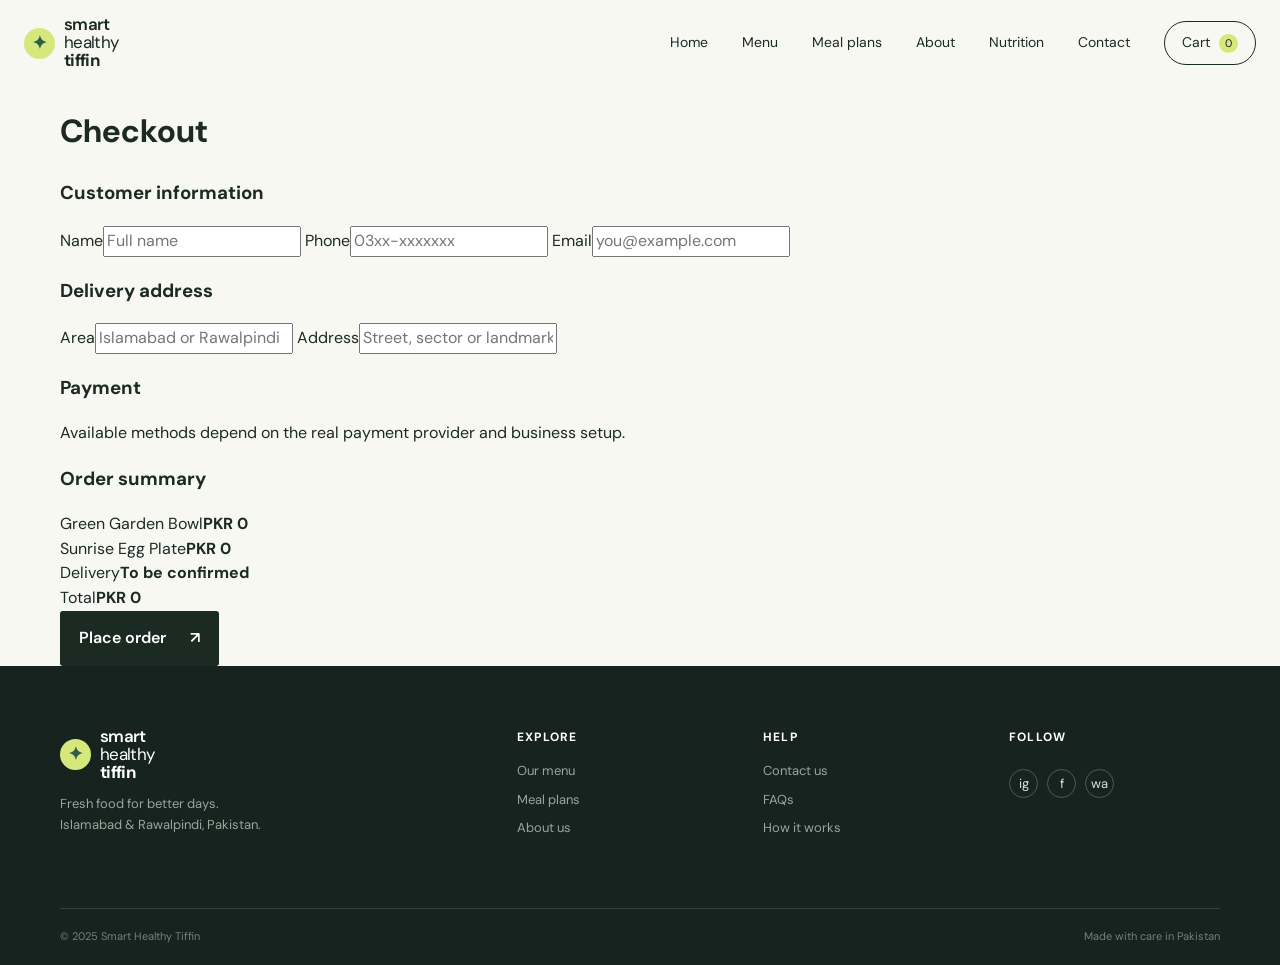
<file: checkout.html>
<!doctype html>
<html lang="en">
<head>
  <meta charset="UTF-8" />
  <meta name="viewport" content="width=device-width, initial-scale=1.0" />
  <title>Checkout | Smart Healthy Tiffin</title>
  <meta name="description" content="Complete your Smart Healthy Tiffin order with delivery details and payment information." />
  <link rel="preconnect" href="https://fonts.googleapis.com">
  <link rel="preconnect" href="https://fonts.gstatic.com" crossorigin>
  <link href="https://fonts.googleapis.com/css2?family=DM+Sans:wght@400;500;600;700&family=Playfair+Display:wght@600;700&display=swap" rel="stylesheet">
  <link rel="stylesheet" href="style.css" />
</head>
<body>
  <header class="site-header">
    <a class="brand" href="index.html" aria-label="Smart Healthy Tiffin home"><span class="brand-mark">✦</span><span>smart<span>healthy</span><b>tiffin</b></span></a>
    <button class="menu-toggle" aria-label="Open navigation" aria-expanded="false">☰</button>
    <nav class="nav" aria-label="Main navigation">
      <a href="index.html">Home</a>
      <a href="menu.html">Menu</a>
      <a href="plans.html">Meal plans</a>
      <a href="about.html">About</a>
      <a href="nutrition.html">Nutrition</a>
      <a href="contact.html">Contact</a>
      <button class="cart-button" data-open-cart aria-label="Open cart">Cart <span class="cart-count">0</span></button>
    </nav>
  </header>

  <main class="wrap section-space checkout-layout">
    <div class="checkout-form-panel">
      <h1>Checkout</h1>
      <form class="checkout-form">
        <section>
          <h3>Customer information</h3>
          <div class="field-grid">
            <label><span>Name</span><input type="text" placeholder="Full name" /></label>
            <label><span>Phone</span><input type="tel" placeholder="03xx-xxxxxxx" /></label>
            <label><span>Email</span><input type="email" placeholder="you@example.com" /></label>
          </div>
        </section>
        <section>
          <h3>Delivery address</h3>
          <div class="field-grid">
            <label><span>Area</span><input type="text" placeholder="Islamabad or Rawalpindi" /></label>
            <label><span>Address</span><input type="text" placeholder="Street, sector or landmark" /></label>
          </div>
        </section>
        <section>
          <h3>Payment</h3>
          <p>Available methods depend on the real payment provider and business setup.</p>
        </section>
      </form>
    </div>

    <aside class="summary-panel">
      <h3>Order summary</h3>
      <div class="summary-row"><span>Green Garden Bowl</span><strong>PKR 0</strong></div>
      <div class="summary-row"><span>Sunrise Egg Plate</span><strong>PKR 0</strong></div>
      <div class="summary-row"><span>Delivery</span><strong>To be confirmed</strong></div>
      <div class="summary-row grand"><span>Total</span><strong>PKR 0</strong></div>
      <button class="button button-dark" type="submit">Place order <span>↗</span></button>
    </aside>
  </main>

  <footer class="footer">
    <div class="wrap footer-grid">
      <div>
        <a class="brand brand-light" href="index.html"><span class="brand-mark">✦</span><span>smart<span>healthy</span><b>tiffin</b></span></a>
        <p>Fresh food for better days.<br>Islamabad & Rawalpindi, Pakistan.</p>
      </div>
      <div>
        <h4>Explore</h4>
        <a href="menu.html">Our menu</a>
        <a href="plans.html">Meal plans</a>
        <a href="about.html">About us</a>
      </div>
      <div>
        <h4>Help</h4>
        <a href="contact.html">Contact us</a>
        <a href="faq.html">FAQs</a>
        <a href="how-it-works.html">How it works</a>
      </div>
      <div>
        <h4>Follow</h4>
        <p class="socials"><a href="#">ig</a><a href="#">f</a><a href="#">wa</a></p>
      </div>
    </div>
    <div class="wrap footer-bottom"><span>© 2025 Smart Healthy Tiffin</span><span>Made with care in Pakistan</span></div>
  </footer>

  <aside class="cart-drawer" aria-label="Shopping cart" aria-hidden="true">
    <div class="cart-head"><h2>Your cart</h2><button data-close-cart aria-label="Close cart">×</button></div>
    <div class="cart-items"></div>
    <div class="cart-footer">
      <div class="cart-total"><span>Subtotal</span><strong>PKR <span id="cart-total">0</span></strong></div>
      <a class="button button-dark checkout-button" href="checkout.html">Checkout <span>↗</span></a>
    </div>
  </aside>
  <div class="overlay" data-close-cart></div>
  <script src="script.js"></script>
</body>
</html>
</file>
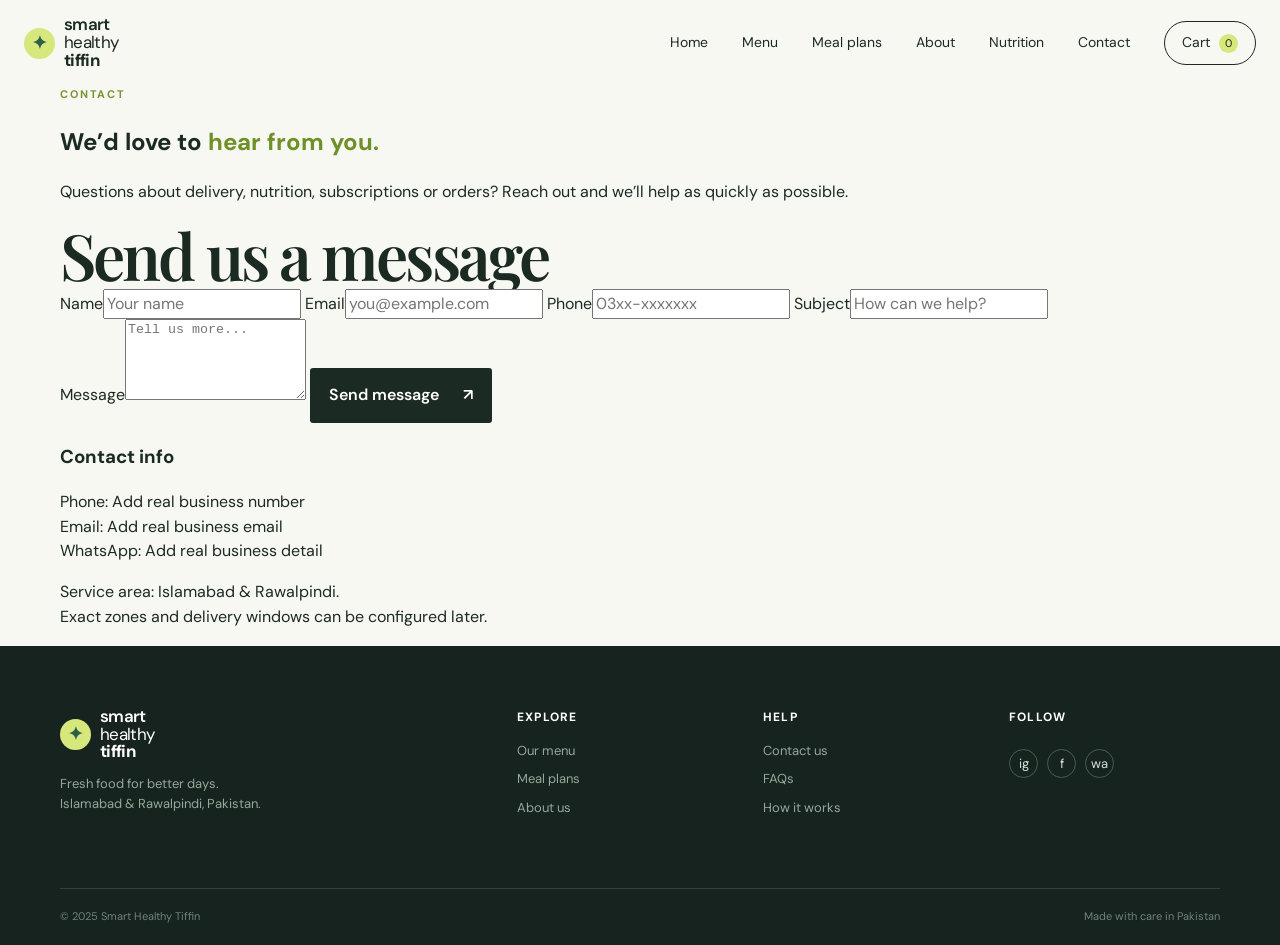
<file: contact.html>
<!doctype html>
<html lang="en">
<head>
  <meta charset="UTF-8" />
  <meta name="viewport" content="width=device-width, initial-scale=1.0" />
  <title>Contact | Smart Healthy Tiffin</title>
  <meta name="description" content="Contact Smart Healthy Tiffin for questions, delivery help and menu updates in Islamabad and Rawalpindi." />
  <link rel="preconnect" href="https://fonts.googleapis.com">
  <link rel="preconnect" href="https://fonts.gstatic.com" crossorigin>
  <link href="https://fonts.googleapis.com/css2?family=DM+Sans:wght@400;500;600;700&family=Playfair+Display:wght@600;700&display=swap" rel="stylesheet">
  <link rel="stylesheet" href="style.css" />
</head>
<body>
  <header class="site-header">
    <a class="brand" href="index.html" aria-label="Smart Healthy Tiffin home"><span class="brand-mark">✦</span><span>smart<span>healthy</span><b>tiffin</b></span></a>
    <button class="menu-toggle" aria-label="Open navigation" aria-expanded="false">☰</button>
    <nav class="nav" aria-label="Main navigation">
      <a href="index.html">Home</a>
      <a href="menu.html">Menu</a>
      <a href="plans.html">Meal plans</a>
      <a href="about.html">About</a>
      <a href="nutrition.html">Nutrition</a>
      <a href="contact.html">Contact</a>
      <button class="cart-button" data-open-cart aria-label="Open cart">Cart <span class="cart-count">0</span></button>
    </nav>
  </header>

  <main>
    <section class="page-hero subtle-bg">
      <div class="wrap page-hero-inner">
        <div>
          <p class="eyebrow">Contact</p>
          <h1>We’d love to <em>hear from you.</em></h1>
        </div>
        <p>Questions about delivery, nutrition, subscriptions or orders? Reach out and we’ll help as quickly as possible.</p>
      </div>
    </section>

    <section class="wrap section-space contact-layout">
      <div class="content-panel">
        <h2>Send us a message</h2>
        <form class="contact-form">
          <div class="field-grid">
            <label><span>Name</span><input type="text" placeholder="Your name" /></label>
            <label><span>Email</span><input type="email" placeholder="you@example.com" /></label>
            <label><span>Phone</span><input type="tel" placeholder="03xx-xxxxxxx" /></label>
            <label><span>Subject</span><input type="text" placeholder="How can we help?" /></label>
          </div>
          <label><span>Message</span><textarea rows="5" placeholder="Tell us more..."></textarea></label>
          <button class="button button-dark" type="submit">Send message <span>↗</span></button>
        </form>
      </div>

      <aside class="content-panel side-panel">
        <h3>Contact info</h3>
        <p>Phone: Add real business number<br>Email: Add real business email<br>WhatsApp: Add real business detail</p>
        <p>Service area: Islamabad & Rawalpindi.<br>Exact zones and delivery windows can be configured later.</p>
      </aside>
    </section>
  </main>

  <footer class="footer">
    <div class="wrap footer-grid">
      <div>
        <a class="brand brand-light" href="index.html"><span class="brand-mark">✦</span><span>smart<span>healthy</span><b>tiffin</b></span></a>
        <p>Fresh food for better days.<br>Islamabad & Rawalpindi, Pakistan.</p>
      </div>
      <div>
        <h4>Explore</h4>
        <a href="menu.html">Our menu</a>
        <a href="plans.html">Meal plans</a>
        <a href="about.html">About us</a>
      </div>
      <div>
        <h4>Help</h4>
        <a href="contact.html">Contact us</a>
        <a href="faq.html">FAQs</a>
        <a href="how-it-works.html">How it works</a>
      </div>
      <div>
        <h4>Follow</h4>
        <p class="socials"><a href="#">ig</a><a href="#">f</a><a href="#">wa</a></p>
      </div>
    </div>
    <div class="wrap footer-bottom"><span>© 2025 Smart Healthy Tiffin</span><span>Made with care in Pakistan</span></div>
  </footer>

  <aside class="cart-drawer" aria-label="Shopping cart" aria-hidden="true">
    <div class="cart-head"><h2>Your cart</h2><button data-close-cart aria-label="Close cart">×</button></div>
    <div class="cart-items"></div>
    <div class="cart-footer">
      <div class="cart-total"><span>Subtotal</span><strong>PKR <span id="cart-total">0</span></strong></div>
      <a class="button button-dark checkout-button" href="checkout.html">Checkout <span>↗</span></a>
    </div>
  </aside>
  <div class="overlay" data-close-cart></div>
  <script src="script.js"></script>
</body>
</html>
</file>
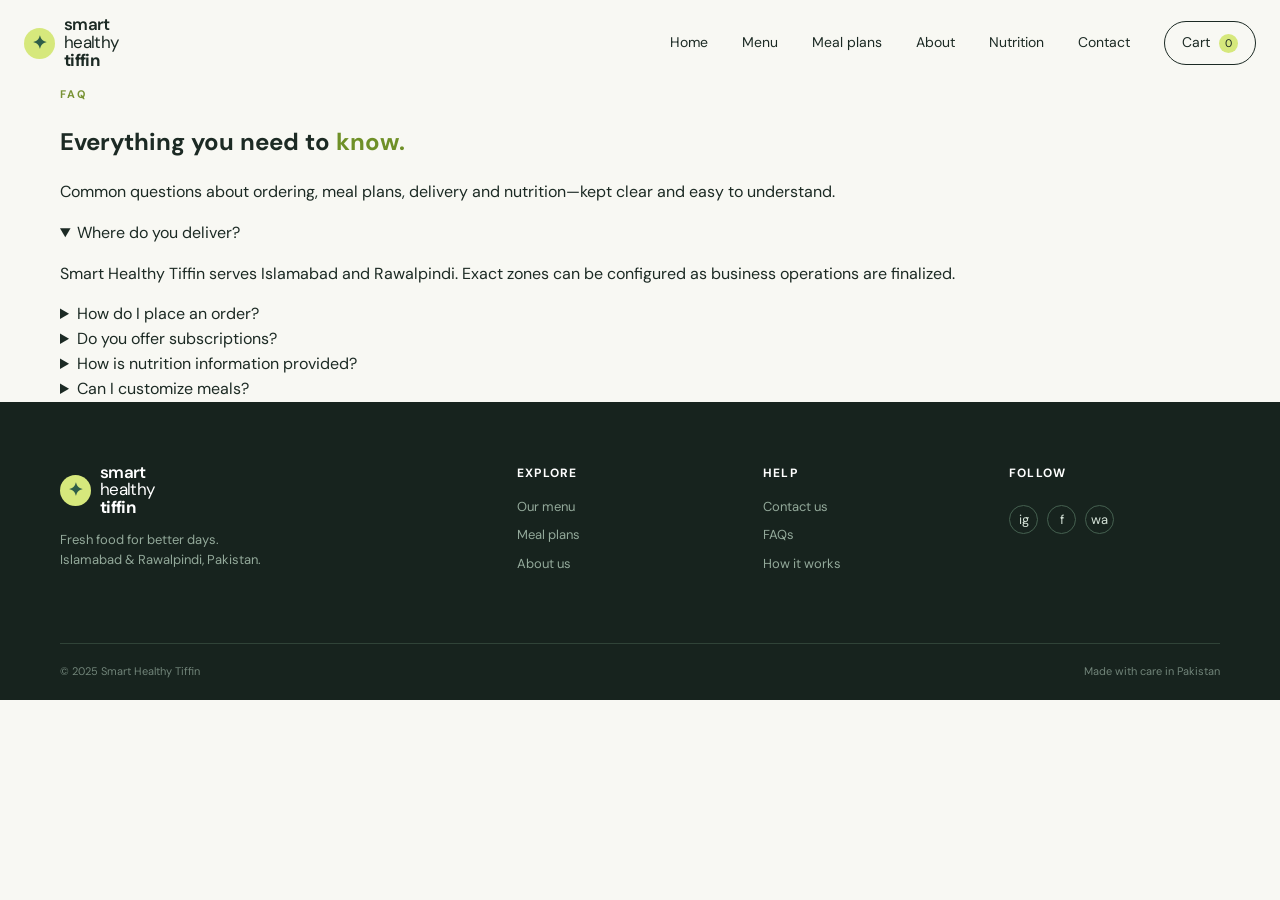
<file: faq.html>
<!doctype html>
<html lang="en">
<head>
  <meta charset="UTF-8" />
  <meta name="viewport" content="width=device-width, initial-scale=1.0" />
  <title>FAQ | Smart Healthy Tiffin</title>
  <meta name="description" content="Frequently asked questions about ordering, meals, delivery and subscriptions at Smart Healthy Tiffin." />
  <link rel="preconnect" href="https://fonts.googleapis.com">
  <link rel="preconnect" href="https://fonts.gstatic.com" crossorigin>
  <link href="https://fonts.googleapis.com/css2?family=DM+Sans:wght@400;500;600;700&family=Playfair+Display:wght@600;700&display=swap" rel="stylesheet">
  <link rel="stylesheet" href="style.css" />
</head>
<body>
  <header class="site-header">
    <a class="brand" href="index.html" aria-label="Smart Healthy Tiffin home"><span class="brand-mark">✦</span><span>smart<span>healthy</span><b>tiffin</b></span></a>
    <button class="menu-toggle" aria-label="Open navigation" aria-expanded="false">☰</button>
    <nav class="nav" aria-label="Main navigation">
      <a href="index.html">Home</a>
      <a href="menu.html">Menu</a>
      <a href="plans.html">Meal plans</a>
      <a href="about.html">About</a>
      <a href="nutrition.html">Nutrition</a>
      <a href="contact.html">Contact</a>
      <button class="cart-button" data-open-cart aria-label="Open cart">Cart <span class="cart-count">0</span></button>
    </nav>
  </header>

  <main>
    <section class="page-hero subtle-bg">
      <div class="wrap page-hero-inner">
        <div>
          <p class="eyebrow">FAQ</p>
          <h1>Everything you need to <em>know.</em></h1>
        </div>
        <p>Common questions about ordering, meal plans, delivery and nutrition—kept clear and easy to understand.</p>
      </div>
    </section>

    <section class="wrap section-space">
      <div class="faq-list">
        <details open>
          <summary>Where do you deliver?</summary>
          <p>Smart Healthy Tiffin serves Islamabad and Rawalpindi. Exact zones can be configured as business operations are finalized.</p>
        </details>
        <details>
          <summary>How do I place an order?</summary>
          <p>Browse the menu, add items to your cart and proceed through checkout once the order flow is live.</p>
        </details>
        <details>
          <summary>Do you offer subscriptions?</summary>
          <p>Recurring meal plans may be available, but pricing and business rules should be confirmed before launch.</p>
        </details>
        <details>
          <summary>How is nutrition information provided?</summary>
          <p>Nutrition values are shown only when they are verified and supported by actual product data.</p>
        </details>
        <details>
          <summary>Can I customize meals?</summary>
          <p>Customization depends on the product or business offering, and should be enabled only when the required rules are confirmed.</p>
        </details>
      </div>
    </section>
  </main>

  <footer class="footer">
    <div class="wrap footer-grid">
      <div>
        <a class="brand brand-light" href="index.html"><span class="brand-mark">✦</span><span>smart<span>healthy</span><b>tiffin</b></span></a>
        <p>Fresh food for better days.<br>Islamabad & Rawalpindi, Pakistan.</p>
      </div>
      <div>
        <h4>Explore</h4>
        <a href="menu.html">Our menu</a>
        <a href="plans.html">Meal plans</a>
        <a href="about.html">About us</a>
      </div>
      <div>
        <h4>Help</h4>
        <a href="contact.html">Contact us</a>
        <a href="faq.html">FAQs</a>
        <a href="how-it-works.html">How it works</a>
      </div>
      <div>
        <h4>Follow</h4>
        <p class="socials"><a href="#">ig</a><a href="#">f</a><a href="#">wa</a></p>
      </div>
    </div>
    <div class="wrap footer-bottom"><span>© 2025 Smart Healthy Tiffin</span><span>Made with care in Pakistan</span></div>
  </footer>

  <aside class="cart-drawer" aria-label="Shopping cart" aria-hidden="true">
    <div class="cart-head"><h2>Your cart</h2><button data-close-cart aria-label="Close cart">×</button></div>
    <div class="cart-items"></div>
    <div class="cart-footer">
      <div class="cart-total"><span>Subtotal</span><strong>PKR <span id="cart-total">0</span></strong></div>
      <a class="button button-dark checkout-button" href="checkout.html">Checkout <span>↗</span></a>
    </div>
  </aside>
  <div class="overlay" data-close-cart></div>
  <script src="script.js"></script>
</body>
</html>
</file>
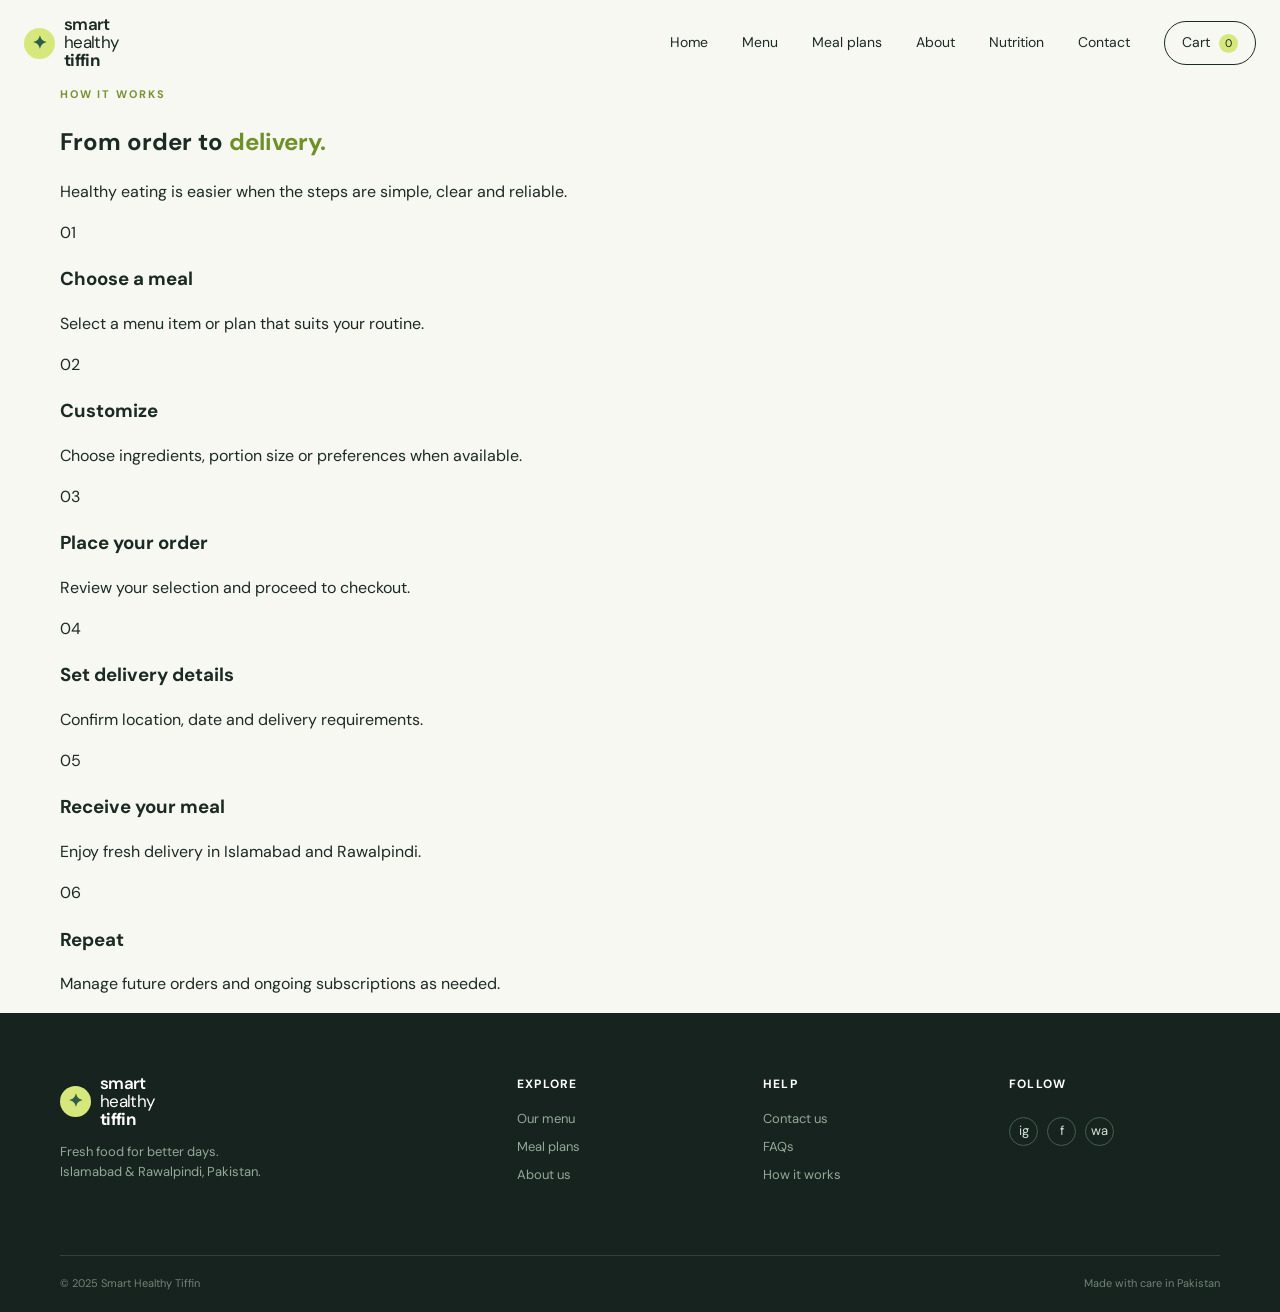
<file: how-it-works.html>
<!doctype html>
<html lang="en">
<head>
  <meta charset="UTF-8" />
  <meta name="viewport" content="width=device-width, initial-scale=1.0" />
  <title>How It Works | Smart Healthy Tiffin</title>
  <meta name="description" content="See how ordering, delivery and subscriptions work at Smart Healthy Tiffin." />
  <link rel="preconnect" href="https://fonts.googleapis.com">
  <link rel="preconnect" href="https://fonts.gstatic.com" crossorigin>
  <link href="https://fonts.googleapis.com/css2?family=DM+Sans:wght@400;500;600;700&family=Playfair+Display:wght@600;700&display=swap" rel="stylesheet">
  <link rel="stylesheet" href="style.css" />
</head>
<body>
  <header class="site-header">
    <a class="brand" href="index.html" aria-label="Smart Healthy Tiffin home"><span class="brand-mark">✦</span><span>smart<span>healthy</span><b>tiffin</b></span></a>
    <button class="menu-toggle" aria-label="Open navigation" aria-expanded="false">☰</button>
    <nav class="nav" aria-label="Main navigation">
      <a href="index.html">Home</a>
      <a href="menu.html">Menu</a>
      <a href="plans.html">Meal plans</a>
      <a href="about.html">About</a>
      <a href="nutrition.html">Nutrition</a>
      <a href="contact.html">Contact</a>
      <button class="cart-button" data-open-cart aria-label="Open cart">Cart <span class="cart-count">0</span></button>
    </nav>
  </header>

  <main>
    <section class="page-hero subtle-bg">
      <div class="wrap page-hero-inner">
        <div>
          <p class="eyebrow">How it works</p>
          <h1>From order to <em>delivery.</em></h1>
        </div>
        <p>Healthy eating is easier when the steps are simple, clear and reliable.</p>
      </div>
    </section>

    <section class="wrap section-space">
      <div class="steps-grid">
        <article class="step-card"><span>01</span><h3>Choose a meal</h3><p>Select a menu item or plan that suits your routine.</p></article>
        <article class="step-card"><span>02</span><h3>Customize</h3><p>Choose ingredients, portion size or preferences when available.</p></article>
        <article class="step-card"><span>03</span><h3>Place your order</h3><p>Review your selection and proceed to checkout.</p></article>
        <article class="step-card"><span>04</span><h3>Set delivery details</h3><p>Confirm location, date and delivery requirements.</p></article>
        <article class="step-card"><span>05</span><h3>Receive your meal</h3><p>Enjoy fresh delivery in Islamabad and Rawalpindi.</p></article>
        <article class="step-card"><span>06</span><h3>Repeat</h3><p>Manage future orders and ongoing subscriptions as needed.</p></article>
      </div>
    </section>
  </main>

  <footer class="footer">
    <div class="wrap footer-grid">
      <div>
        <a class="brand brand-light" href="index.html"><span class="brand-mark">✦</span><span>smart<span>healthy</span><b>tiffin</b></span></a>
        <p>Fresh food for better days.<br>Islamabad & Rawalpindi, Pakistan.</p>
      </div>
      <div>
        <h4>Explore</h4>
        <a href="menu.html">Our menu</a>
        <a href="plans.html">Meal plans</a>
        <a href="about.html">About us</a>
      </div>
      <div>
        <h4>Help</h4>
        <a href="contact.html">Contact us</a>
        <a href="faq.html">FAQs</a>
        <a href="how-it-works.html">How it works</a>
      </div>
      <div>
        <h4>Follow</h4>
        <p class="socials"><a href="#">ig</a><a href="#">f</a><a href="#">wa</a></p>
      </div>
    </div>
    <div class="wrap footer-bottom"><span>© 2025 Smart Healthy Tiffin</span><span>Made with care in Pakistan</span></div>
  </footer>

  <aside class="cart-drawer" aria-label="Shopping cart" aria-hidden="true">
    <div class="cart-head"><h2>Your cart</h2><button data-close-cart aria-label="Close cart">×</button></div>
    <div class="cart-items"></div>
    <div class="cart-footer">
      <div class="cart-total"><span>Subtotal</span><strong>PKR <span id="cart-total">0</span></strong></div>
      <a class="button button-dark checkout-button" href="checkout.html">Checkout <span>↗</span></a>
    </div>
  </aside>
  <div class="overlay" data-close-cart></div>
  <script src="script.js"></script>
</body>
</html>
</file>
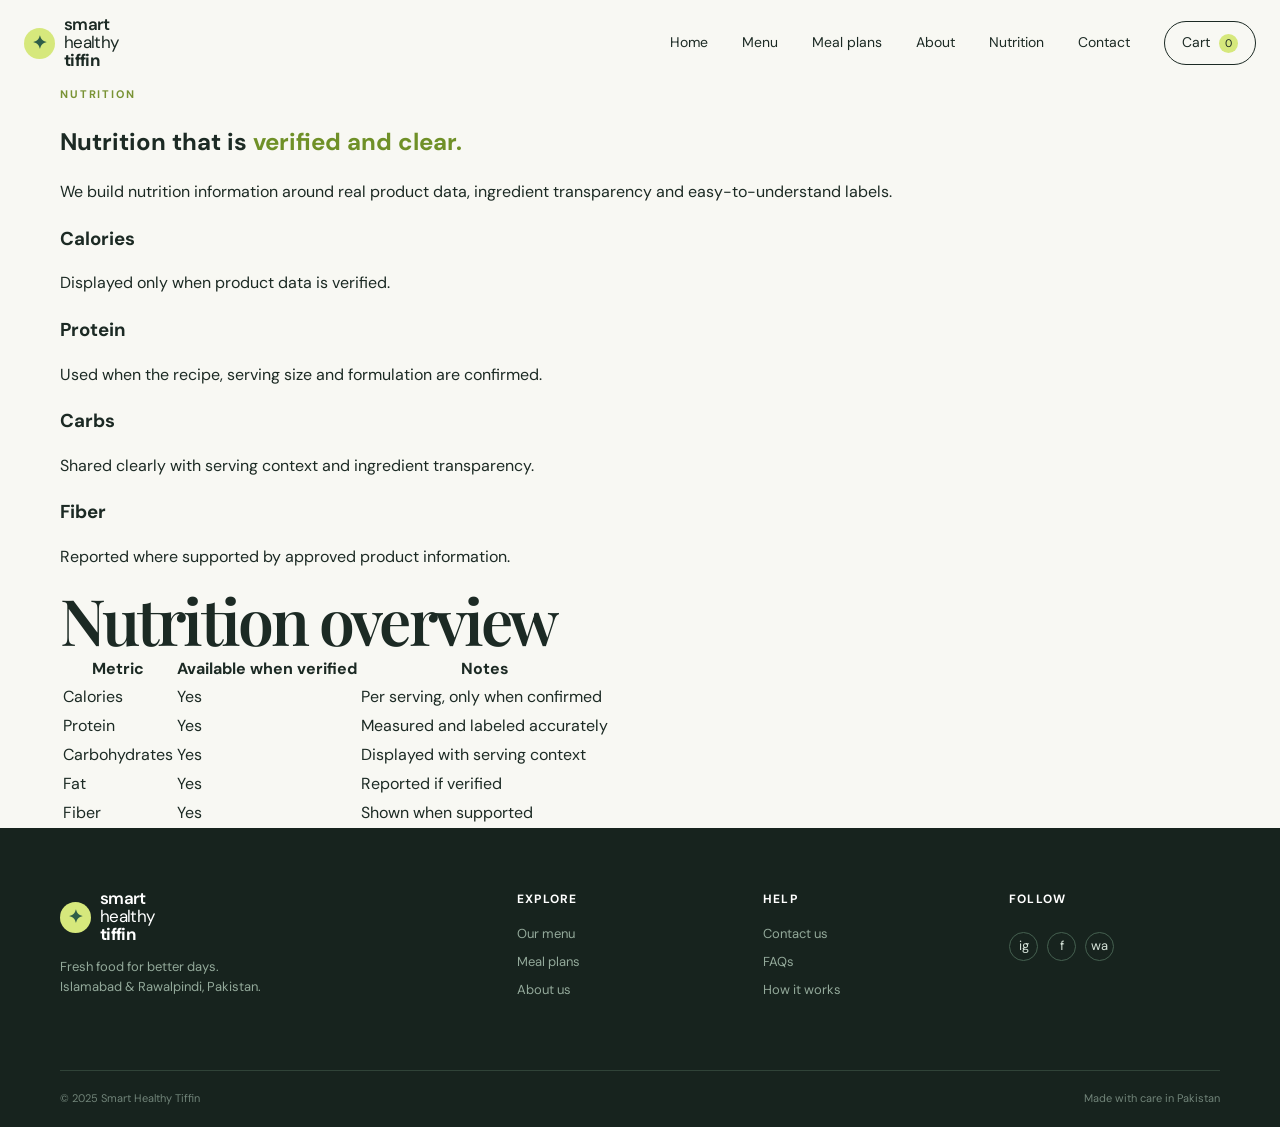
<file: nutrition.html>
<!doctype html>
<html lang="en">
<head>
  <meta charset="UTF-8" />
  <meta name="viewport" content="width=device-width, initial-scale=1.0" />
  <title>Nutrition & Ingredients | Smart Healthy Tiffin</title>
  <meta name="description" content="Learn how Smart Healthy Tiffin approaches nutrition, ingredients and verified information." />
  <link rel="preconnect" href="https://fonts.googleapis.com">
  <link rel="preconnect" href="https://fonts.gstatic.com" crossorigin>
  <link href="https://fonts.googleapis.com/css2?family=DM+Sans:wght@400;500;600;700&family=Playfair+Display:wght@600;700&display=swap" rel="stylesheet">
  <link rel="stylesheet" href="style.css" />
</head>
<body>
  <header class="site-header">
    <a class="brand" href="index.html" aria-label="Smart Healthy Tiffin home"><span class="brand-mark">✦</span><span>smart<span>healthy</span><b>tiffin</b></span></a>
    <button class="menu-toggle" aria-label="Open navigation" aria-expanded="false">☰</button>
    <nav class="nav" aria-label="Main navigation">
      <a href="index.html">Home</a>
      <a href="menu.html">Menu</a>
      <a href="plans.html">Meal plans</a>
      <a href="about.html">About</a>
      <a href="nutrition.html">Nutrition</a>
      <a href="contact.html">Contact</a>
      <button class="cart-button" data-open-cart aria-label="Open cart">Cart <span class="cart-count">0</span></button>
    </nav>
  </header>

  <main>
    <section class="page-hero subtle-bg">
      <div class="wrap page-hero-inner">
        <div>
          <p class="eyebrow">Nutrition</p>
          <h1>Nutrition that is <em>verified and clear.</em></h1>
        </div>
        <p>We build nutrition information around real product data, ingredient transparency and easy-to-understand labels.</p>
      </div>
    </section>

    <section class="wrap section-space">
      <div class="feature-grid">
        <article class="feature-card"><h3>Calories</h3><p>Displayed only when product data is verified.</p></article>
        <article class="feature-card"><h3>Protein</h3><p>Used when the recipe, serving size and formulation are confirmed.</p></article>
        <article class="feature-card"><h3>Carbs</h3><p>Shared clearly with serving context and ingredient transparency.</p></article>
        <article class="feature-card"><h3>Fiber</h3><p>Reported where supported by approved product information.</p></article>
      </div>
    </section>

    <section class="wrap section-space">
      <div class="content-panel">
        <h2>Nutrition overview</h2>
        <div class="table-wrap">
          <table>
            <thead>
              <tr><th>Metric</th><th>Available when verified</th><th>Notes</th></tr>
            </thead>
            <tbody>
              <tr><td>Calories</td><td>Yes</td><td>Per serving, only when confirmed</td></tr>
              <tr><td>Protein</td><td>Yes</td><td>Measured and labeled accurately</td></tr>
              <tr><td>Carbohydrates</td><td>Yes</td><td>Displayed with serving context</td></tr>
              <tr><td>Fat</td><td>Yes</td><td>Reported if verified</td></tr>
              <tr><td>Fiber</td><td>Yes</td><td>Shown when supported</td></tr>
            </tbody>
          </table>
        </div>
      </div>
    </section>
  </main>

  <footer class="footer">
    <div class="wrap footer-grid">
      <div>
        <a class="brand brand-light" href="index.html"><span class="brand-mark">✦</span><span>smart<span>healthy</span><b>tiffin</b></span></a>
        <p>Fresh food for better days.<br>Islamabad & Rawalpindi, Pakistan.</p>
      </div>
      <div>
        <h4>Explore</h4>
        <a href="menu.html">Our menu</a>
        <a href="plans.html">Meal plans</a>
        <a href="about.html">About us</a>
      </div>
      <div>
        <h4>Help</h4>
        <a href="contact.html">Contact us</a>
        <a href="faq.html">FAQs</a>
        <a href="how-it-works.html">How it works</a>
      </div>
      <div>
        <h4>Follow</h4>
        <p class="socials"><a href="#">ig</a><a href="#">f</a><a href="#">wa</a></p>
      </div>
    </div>
    <div class="wrap footer-bottom"><span>© 2025 Smart Healthy Tiffin</span><span>Made with care in Pakistan</span></div>
  </footer>

  <aside class="cart-drawer" aria-label="Shopping cart" aria-hidden="true">
    <div class="cart-head"><h2>Your cart</h2><button data-close-cart aria-label="Close cart">×</button></div>
    <div class="cart-items"></div>
    <div class="cart-footer">
      <div class="cart-total"><span>Subtotal</span><strong>PKR <span id="cart-total">0</span></strong></div>
      <a class="button button-dark checkout-button" href="checkout.html">Checkout <span>↗</span></a>
    </div>
  </aside>
  <div class="overlay" data-close-cart></div>
  <script src="script.js"></script>
</body>
</html>
</file>
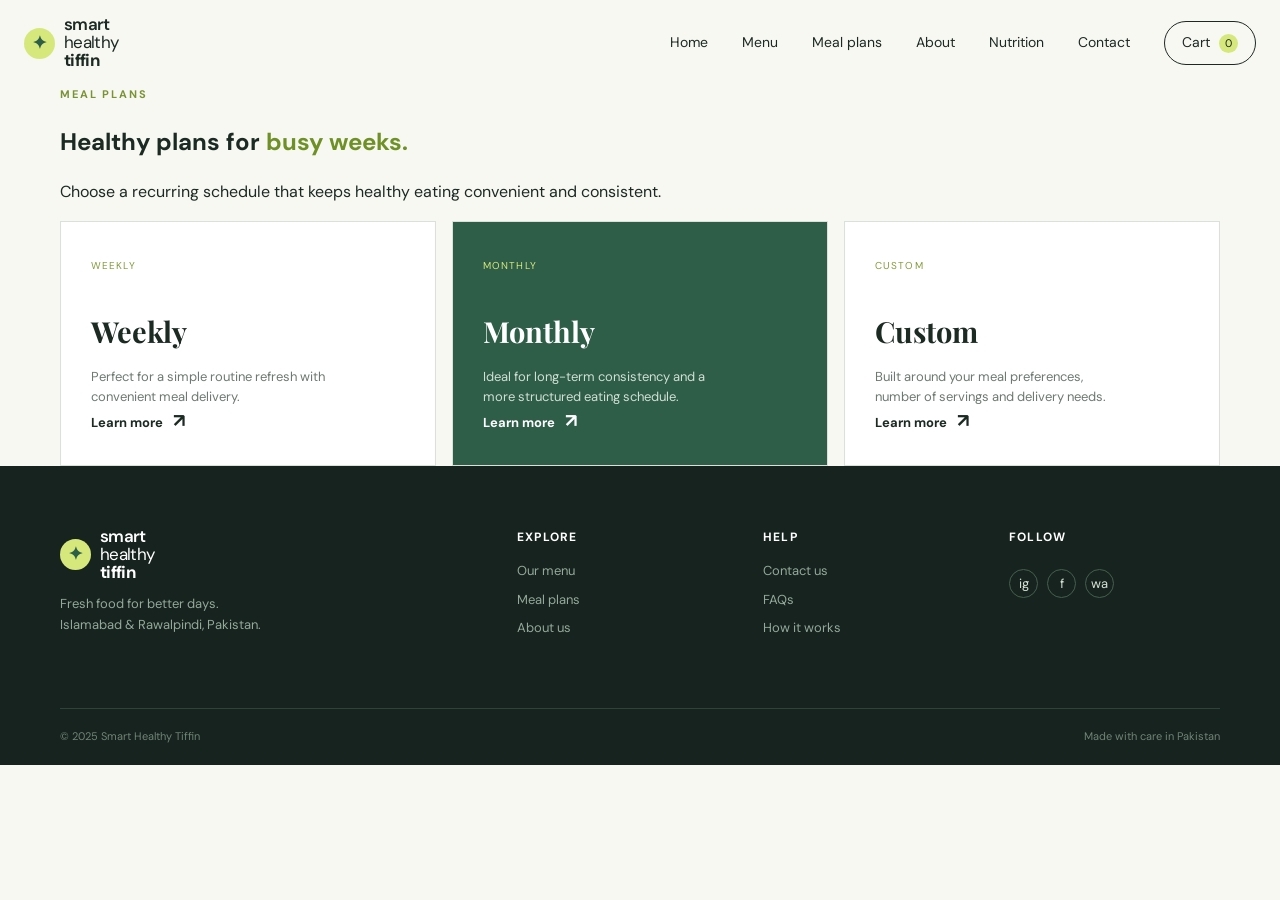
<file: plans.html>
<!doctype html>
<html lang="en">
<head>
  <meta charset="UTF-8" />
  <meta name="viewport" content="width=device-width, initial-scale=1.0" />
  <title>Meal Plans | Smart Healthy Tiffin</title>
  <meta name="description" content="Explore weekly, monthly and custom meal plans for healthy and convenient nutrition." />
  <link rel="preconnect" href="https://fonts.googleapis.com">
  <link rel="preconnect" href="https://fonts.gstatic.com" crossorigin>
  <link href="https://fonts.googleapis.com/css2?family=DM+Sans:wght@400;500;600;700&family=Playfair+Display:wght@600;700&display=swap" rel="stylesheet">
  <link rel="stylesheet" href="style.css" />
</head>
<body>
  <header class="site-header">
    <a class="brand" href="index.html" aria-label="Smart Healthy Tiffin home"><span class="brand-mark">✦</span><span>smart<span>healthy</span><b>tiffin</b></span></a>
    <button class="menu-toggle" aria-label="Open navigation" aria-expanded="false">☰</button>
    <nav class="nav" aria-label="Main navigation">
      <a href="index.html">Home</a>
      <a href="menu.html">Menu</a>
      <a href="plans.html">Meal plans</a>
      <a href="about.html">About</a>
      <a href="nutrition.html">Nutrition</a>
      <a href="contact.html">Contact</a>
      <button class="cart-button" data-open-cart aria-label="Open cart">Cart <span class="cart-count">0</span></button>
    </nav>
  </header>

  <main>
    <section class="page-hero subtle-bg">
      <div class="wrap page-hero-inner">
        <div>
          <p class="eyebrow">Meal plans</p>
          <h1>Healthy plans for <em>busy weeks.</em></h1>
        </div>
        <p>Choose a recurring schedule that keeps healthy eating convenient and consistent.</p>
      </div>
    </section>

    <section class="wrap section-space">
      <div class="plan-grid">
        <article class="plan-card">
          <span class="plan-tag">Weekly</span>
          <h3>Weekly</h3>
          <p>Perfect for a simple routine refresh with convenient meal delivery.</p>
          <a href="contact.html">Learn more <span>↗</span></a>
        </article>
        <article class="plan-card featured">
          <span class="plan-tag">Monthly</span>
          <h3>Monthly</h3>
          <p>Ideal for long-term consistency and a more structured eating schedule.</p>
          <a href="contact.html">Learn more <span>↗</span></a>
        </article>
        <article class="plan-card">
          <span class="plan-tag">Custom</span>
          <h3>Custom</h3>
          <p>Built around your meal preferences, number of servings and delivery needs.</p>
          <a href="contact.html">Learn more <span>↗</span></a>
        </article>
      </div>
    </section>
  </main>

  <footer class="footer">
    <div class="wrap footer-grid">
      <div>
        <a class="brand brand-light" href="index.html"><span class="brand-mark">✦</span><span>smart<span>healthy</span><b>tiffin</b></span></a>
        <p>Fresh food for better days.<br>Islamabad & Rawalpindi, Pakistan.</p>
      </div>
      <div>
        <h4>Explore</h4>
        <a href="menu.html">Our menu</a>
        <a href="plans.html">Meal plans</a>
        <a href="about.html">About us</a>
      </div>
      <div>
        <h4>Help</h4>
        <a href="contact.html">Contact us</a>
        <a href="faq.html">FAQs</a>
        <a href="how-it-works.html">How it works</a>
      </div>
      <div>
        <h4>Follow</h4>
        <p class="socials"><a href="#">ig</a><a href="#">f</a><a href="#">wa</a></p>
      </div>
    </div>
    <div class="wrap footer-bottom"><span>© 2025 Smart Healthy Tiffin</span><span>Made with care in Pakistan</span></div>
  </footer>

  <aside class="cart-drawer" aria-label="Shopping cart" aria-hidden="true">
    <div class="cart-head"><h2>Your cart</h2><button data-close-cart aria-label="Close cart">×</button></div>
    <div class="cart-items"></div>
    <div class="cart-footer">
      <div class="cart-total"><span>Subtotal</span><strong>PKR <span id="cart-total">0</span></strong></div>
      <a class="button button-dark checkout-button" href="checkout.html">Checkout <span>↗</span></a>
    </div>
  </aside>
  <div class="overlay" data-close-cart></div>
  <script src="script.js"></script>
</body>
</html>
</file>
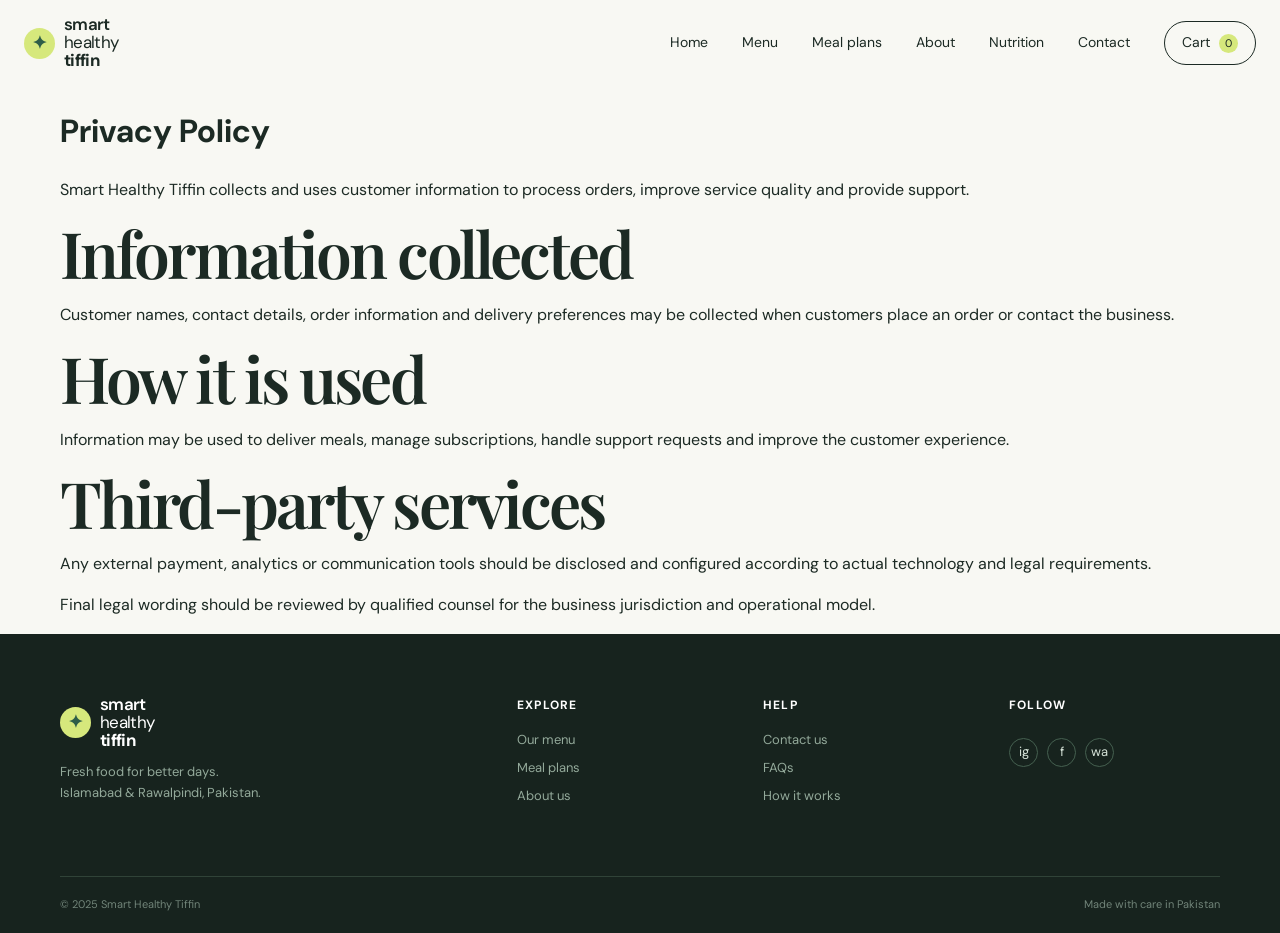
<file: privacy.html>
<!doctype html>
<html lang="en">
<head>
  <meta charset="UTF-8" />
  <meta name="viewport" content="width=device-width, initial-scale=1.0" />
  <title>Privacy Policy | Smart Healthy Tiffin</title>
  <meta name="description" content="Privacy policy information for Smart Healthy Tiffin." />
  <link rel="preconnect" href="https://fonts.googleapis.com">
  <link rel="preconnect" href="https://fonts.gstatic.com" crossorigin>
  <link href="https://fonts.googleapis.com/css2?family=DM+Sans:wght@400;500;600;700&family=Playfair+Display:wght@600;700&display=swap" rel="stylesheet">
  <link rel="stylesheet" href="style.css" />
</head>
<body>
  <header class="site-header">
    <a class="brand" href="index.html" aria-label="Smart Healthy Tiffin home"><span class="brand-mark">✦</span><span>smart<span>healthy</span><b>tiffin</b></span></a>
    <button class="menu-toggle" aria-label="Open navigation" aria-expanded="false">☰</button>
    <nav class="nav" aria-label="Main navigation">
      <a href="index.html">Home</a>
      <a href="menu.html">Menu</a>
      <a href="plans.html">Meal plans</a>
      <a href="about.html">About</a>
      <a href="nutrition.html">Nutrition</a>
      <a href="contact.html">Contact</a>
      <button class="cart-button" data-open-cart aria-label="Open cart">Cart <span class="cart-count">0</span></button>
    </nav>
  </header>

  <main class="wrap section-space policy-page">
    <h1>Privacy Policy</h1>
    <p>Smart Healthy Tiffin collects and uses customer information to process orders, improve service quality and provide support.</p>
    <h2>Information collected</h2>
    <p>Customer names, contact details, order information and delivery preferences may be collected when customers place an order or contact the business.</p>
    <h2>How it is used</h2>
    <p>Information may be used to deliver meals, manage subscriptions, handle support requests and improve the customer experience.</p>
    <h2>Third-party services</h2>
    <p>Any external payment, analytics or communication tools should be disclosed and configured according to actual technology and legal requirements.</p>
    <p>Final legal wording should be reviewed by qualified counsel for the business jurisdiction and operational model.</p>
  </main>

  <footer class="footer">
    <div class="wrap footer-grid">
      <div>
        <a class="brand brand-light" href="index.html"><span class="brand-mark">✦</span><span>smart<span>healthy</span><b>tiffin</b></span></a>
        <p>Fresh food for better days.<br>Islamabad & Rawalpindi, Pakistan.</p>
      </div>
      <div>
        <h4>Explore</h4>
        <a href="menu.html">Our menu</a>
        <a href="plans.html">Meal plans</a>
        <a href="about.html">About us</a>
      </div>
      <div>
        <h4>Help</h4>
        <a href="contact.html">Contact us</a>
        <a href="faq.html">FAQs</a>
        <a href="how-it-works.html">How it works</a>
      </div>
      <div>
        <h4>Follow</h4>
        <p class="socials"><a href="#">ig</a><a href="#">f</a><a href="#">wa</a></p>
      </div>
    </div>
    <div class="wrap footer-bottom"><span>© 2025 Smart Healthy Tiffin</span><span>Made with care in Pakistan</span></div>
  </footer>

  <aside class="cart-drawer" aria-label="Shopping cart" aria-hidden="true">
    <div class="cart-head"><h2>Your cart</h2><button data-close-cart aria-label="Close cart">×</button></div>
    <div class="cart-items"></div>
    <div class="cart-footer">
      <div class="cart-total"><span>Subtotal</span><strong>PKR <span id="cart-total">0</span></strong></div>
      <a class="button button-dark checkout-button" href="checkout.html">Checkout <span>↗</span></a>
    </div>
  </aside>
  <div class="overlay" data-close-cart></div>
  <script src="script.js"></script>
</body>
</html>
</file>
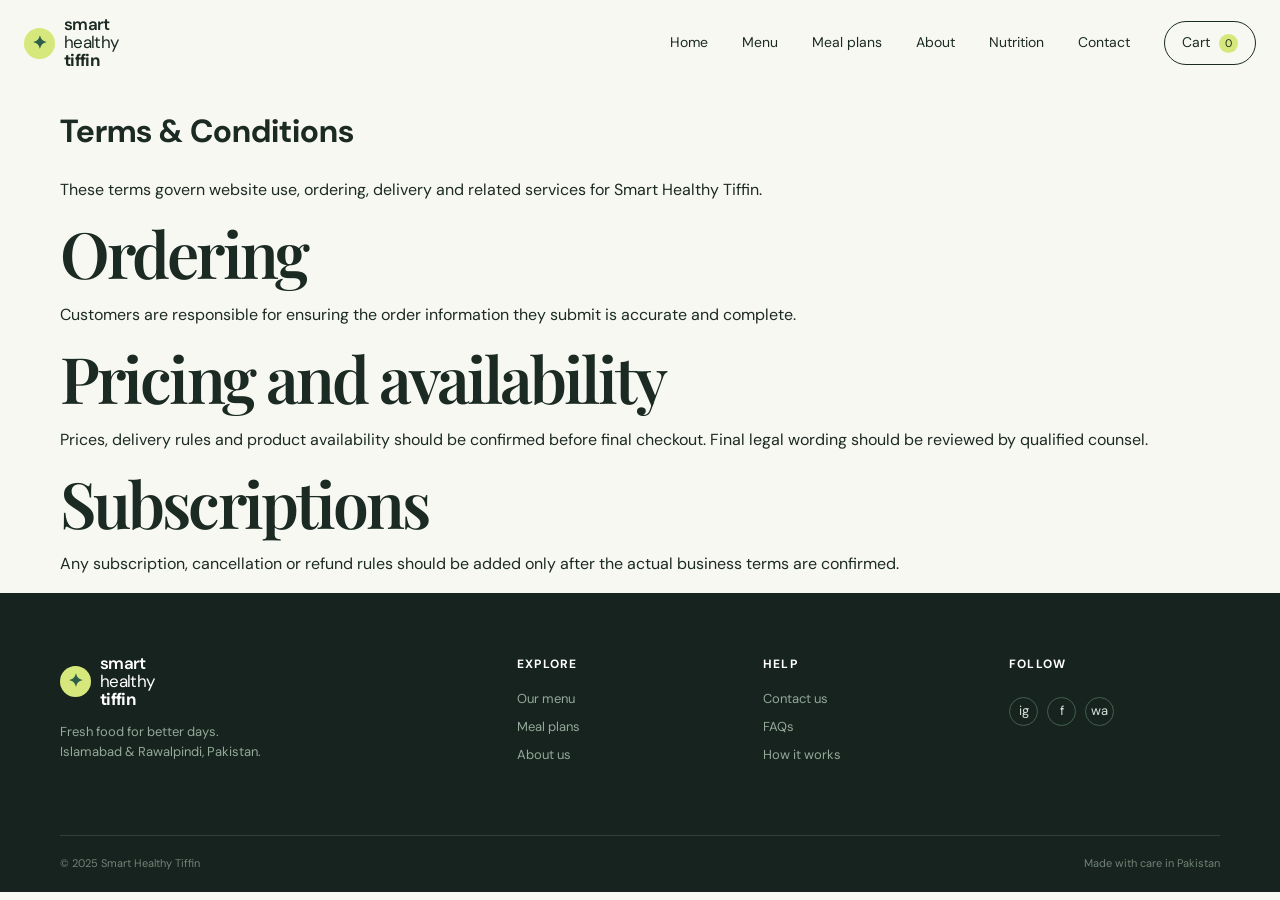
<file: terms.html>
<!doctype html>
<html lang="en">
<head>
  <meta charset="UTF-8" />
  <meta name="viewport" content="width=device-width, initial-scale=1.0" />
  <title>Terms & Conditions | Smart Healthy Tiffin</title>
  <meta name="description" content="Terms and conditions for using the Smart Healthy Tiffin website and ordering services." />
  <link rel="preconnect" href="https://fonts.googleapis.com">
  <link rel="preconnect" href="https://fonts.gstatic.com" crossorigin>
  <link href="https://fonts.googleapis.com/css2?family=DM+Sans:wght@400;500;600;700&family=Playfair+Display:wght@600;700&display=swap" rel="stylesheet">
  <link rel="stylesheet" href="style.css" />
</head>
<body>
  <header class="site-header">
    <a class="brand" href="index.html" aria-label="Smart Healthy Tiffin home"><span class="brand-mark">✦</span><span>smart<span>healthy</span><b>tiffin</b></span></a>
    <button class="menu-toggle" aria-label="Open navigation" aria-expanded="false">☰</button>
    <nav class="nav" aria-label="Main navigation">
      <a href="index.html">Home</a>
      <a href="menu.html">Menu</a>
      <a href="plans.html">Meal plans</a>
      <a href="about.html">About</a>
      <a href="nutrition.html">Nutrition</a>
      <a href="contact.html">Contact</a>
      <button class="cart-button" data-open-cart aria-label="Open cart">Cart <span class="cart-count">0</span></button>
    </nav>
  </header>

  <main class="wrap section-space policy-page">
    <h1>Terms & Conditions</h1>
    <p>These terms govern website use, ordering, delivery and related services for Smart Healthy Tiffin.</p>
    <h2>Ordering</h2>
    <p>Customers are responsible for ensuring the order information they submit is accurate and complete.</p>
    <h2>Pricing and availability</h2>
    <p>Prices, delivery rules and product availability should be confirmed before final checkout. Final legal wording should be reviewed by qualified counsel.</p>
    <h2>Subscriptions</h2>
    <p>Any subscription, cancellation or refund rules should be added only after the actual business terms are confirmed.</p>
  </main>

  <footer class="footer">
    <div class="wrap footer-grid">
      <div>
        <a class="brand brand-light" href="index.html"><span class="brand-mark">✦</span><span>smart<span>healthy</span><b>tiffin</b></span></a>
        <p>Fresh food for better days.<br>Islamabad & Rawalpindi, Pakistan.</p>
      </div>
      <div>
        <h4>Explore</h4>
        <a href="menu.html">Our menu</a>
        <a href="plans.html">Meal plans</a>
        <a href="about.html">About us</a>
      </div>
      <div>
        <h4>Help</h4>
        <a href="contact.html">Contact us</a>
        <a href="faq.html">FAQs</a>
        <a href="how-it-works.html">How it works</a>
      </div>
      <div>
        <h4>Follow</h4>
        <p class="socials"><a href="#">ig</a><a href="#">f</a><a href="#">wa</a></p>
      </div>
    </div>
    <div class="wrap footer-bottom"><span>© 2025 Smart Healthy Tiffin</span><span>Made with care in Pakistan</span></div>
  </footer>

  <aside class="cart-drawer" aria-label="Shopping cart" aria-hidden="true">
    <div class="cart-head"><h2>Your cart</h2><button data-close-cart aria-label="Close cart">×</button></div>
    <div class="cart-items"></div>
    <div class="cart-footer">
      <div class="cart-total"><span>Subtotal</span><strong>PKR <span id="cart-total">0</span></strong></div>
      <a class="button button-dark checkout-button" href="checkout.html">Checkout <span>↗</span></a>
    </div>
  </aside>
  <div class="overlay" data-close-cart></div>
  <script src="script.js"></script>
</body>
</html>
</file>
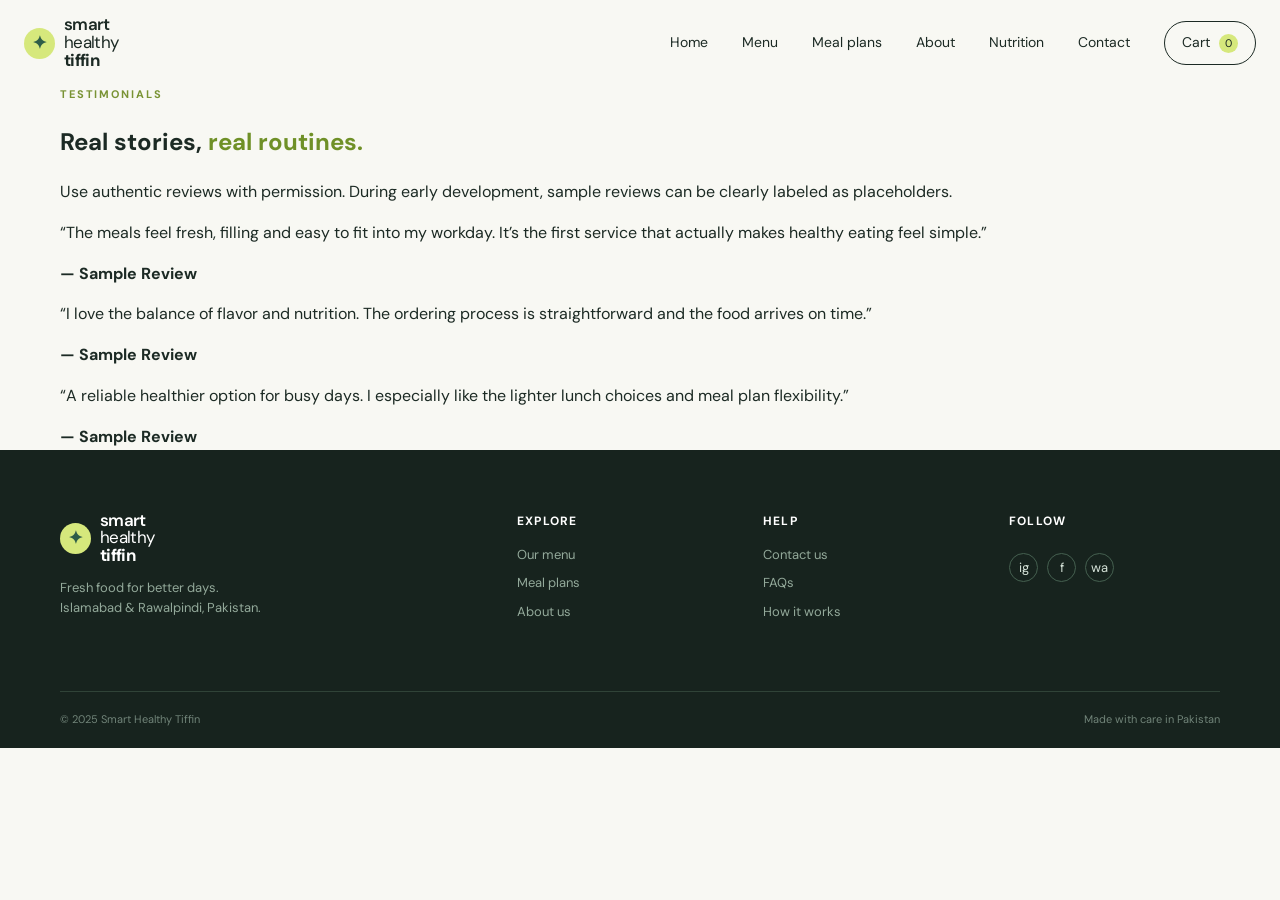
<file: testimonials.html>
<!doctype html>
<html lang="en">
<head>
  <meta charset="UTF-8" />
  <meta name="viewport" content="width=device-width, initial-scale=1.0" />
  <title>Testimonials | Smart Healthy Tiffin</title>
  <meta name="description" content="Read customer stories and sample testimonials for Smart Healthy Tiffin." />
  <link rel="preconnect" href="https://fonts.googleapis.com">
  <link rel="preconnect" href="https://fonts.gstatic.com" crossorigin>
  <link href="https://fonts.googleapis.com/css2?family=DM+Sans:wght@400;500;600;700&family=Playfair+Display:wght@600;700&display=swap" rel="stylesheet">
  <link rel="stylesheet" href="style.css" />
</head>
<body>
  <header class="site-header">
    <a class="brand" href="index.html" aria-label="Smart Healthy Tiffin home"><span class="brand-mark">✦</span><span>smart<span>healthy</span><b>tiffin</b></span></a>
    <button class="menu-toggle" aria-label="Open navigation" aria-expanded="false">☰</button>
    <nav class="nav" aria-label="Main navigation">
      <a href="index.html">Home</a>
      <a href="menu.html">Menu</a>
      <a href="plans.html">Meal plans</a>
      <a href="about.html">About</a>
      <a href="nutrition.html">Nutrition</a>
      <a href="contact.html">Contact</a>
      <button class="cart-button" data-open-cart aria-label="Open cart">Cart <span class="cart-count">0</span></button>
    </nav>
  </header>

  <main>
    <section class="page-hero subtle-bg">
      <div class="wrap page-hero-inner">
        <div>
          <p class="eyebrow">Testimonials</p>
          <h1>Real stories, <em>real routines.</em></h1>
        </div>
        <p>Use authentic reviews with permission. During early development, sample reviews can be clearly labeled as placeholders.</p>
      </div>
    </section>

    <section class="wrap section-space">
      <div class="quote-grid">
        <article class="quote-card"><p>“The meals feel fresh, filling and easy to fit into my workday. It’s the first service that actually makes healthy eating feel simple.”</p><strong>— Sample Review</strong></article>
        <article class="quote-card"><p>“I love the balance of flavor and nutrition. The ordering process is straightforward and the food arrives on time.”</p><strong>— Sample Review</strong></article>
        <article class="quote-card"><p>“A reliable healthier option for busy days. I especially like the lighter lunch choices and meal plan flexibility.”</p><strong>— Sample Review</strong></article>
      </div>
    </section>
  </main>

  <footer class="footer">
    <div class="wrap footer-grid">
      <div>
        <a class="brand brand-light" href="index.html"><span class="brand-mark">✦</span><span>smart<span>healthy</span><b>tiffin</b></span></a>
        <p>Fresh food for better days.<br>Islamabad & Rawalpindi, Pakistan.</p>
      </div>
      <div>
        <h4>Explore</h4>
        <a href="menu.html">Our menu</a>
        <a href="plans.html">Meal plans</a>
        <a href="about.html">About us</a>
      </div>
      <div>
        <h4>Help</h4>
        <a href="contact.html">Contact us</a>
        <a href="faq.html">FAQs</a>
        <a href="how-it-works.html">How it works</a>
      </div>
      <div>
        <h4>Follow</h4>
        <p class="socials"><a href="#">ig</a><a href="#">f</a><a href="#">wa</a></p>
      </div>
    </div>
    <div class="wrap footer-bottom"><span>© 2025 Smart Healthy Tiffin</span><span>Made with care in Pakistan</span></div>
  </footer>

  <aside class="cart-drawer" aria-label="Shopping cart" aria-hidden="true">
    <div class="cart-head"><h2>Your cart</h2><button data-close-cart aria-label="Close cart">×</button></div>
    <div class="cart-items"></div>
    <div class="cart-footer">
      <div class="cart-total"><span>Subtotal</span><strong>PKR <span id="cart-total">0</span></strong></div>
      <a class="button button-dark checkout-button" href="checkout.html">Checkout <span>↗</span></a>
    </div>
  </aside>
  <div class="overlay" data-close-cart></div>
  <script src="script.js"></script>
</body>
</html>
</file>
<file: style.css>
:root{--ink:#1c2a24;--green:#2e5d48;--mint:#e2f0e8;--cream:#f8f8f3;--lime:#d6e87c;--line:#d9e1da;--muted:#6d7972}*{box-sizing:border-box}html{scroll-behavior:smooth}body{margin:0;color:var(--ink);background:var(--cream);font-family:'DM Sans',sans-serif;font-size:16px;line-height:1.55}a{color:inherit;text-decoration:none}button,input{font:inherit}.wrap{width:min(1160px,calc(100% - 48px));margin:auto}.announcement{display:flex;justify-content:center;gap:42px;padding:10px 20px;background:var(--green);color:#eaf5ec;font-size:11px;letter-spacing:.12em;text-transform:uppercase}.site-header{width:min(1280px,calc(100% - 48px));margin:auto;height:86px;display:flex;align-items:center;justify-content:space-between}.brand{display:flex;align-items:center;gap:9px;font-size:17px;font-weight:600;line-height:1.05;letter-spacing:-.04em}.brand>span:last-child span{display:block;font-weight:400}.brand b{font-weight:700}.brand-mark{display:grid;place-items:center;width:31px;height:31px;border-radius:50%;background:var(--lime);color:var(--green);font-size:18px}.nav{display:flex;align-items:center;gap:34px;font-size:14px}.nav>a{transition:color .2s}.nav>a:hover,.text-link:hover{color:#7c9d2f}.cart-button{border:1px solid var(--ink);background:none;padding:10px 17px;border-radius:30px;color:var(--ink);cursor:pointer}.cart-count{display:inline-grid;place-items:center;min-width:19px;height:19px;margin-left:5px;background:var(--lime);border-radius:50%;font-size:11px}.menu-toggle{display:none;border:0;background:none;font-size:26px;color:var(--ink)}.hero{display:grid;grid-template-columns:1fr 1fr;gap:70px;align-items:center;padding-top:58px;padding-bottom:92px}.eyebrow{margin:0 0 16px;color:#799334;font-size:11px;font-weight:700;letter-spacing:.17em;text-transform:uppercase}.hero h1,h2{margin:0;font-family:'Playfair Display',serif;font-weight:600;letter-spacing:-.045em;line-height:1.06}.hero h1{font-size:clamp(43px,5.4vw,75px)}h2{font-size:clamp(39px,5vw,64px)}em{color:#6f9027;font-style:normal}.hero-text{max-width:470px;margin:25px 0 30px;color:var(--muted);font-size:17px}.hero-actions{display:flex;align-items:center;gap:24px}.button{display:inline-flex;align-items:center;justify-content:center;gap:24px;border:0;border-radius:3px;padding:15px 19px;font-weight:600;cursor:pointer;transition:transform .2s,background .2s}.button:hover{transform:translateY(-2px)}.button-dark{background:var(--ink);color:white}.button-light{background:var(--lime);color:var(--ink)}.button-outline{margin-top:23px;border:1px solid var(--ink);background:transparent}.text-link{font-weight:600;font-size:14px;transition:color .2s}.text-link span,.plan-card a span{font-size:19px;margin-left:7px}.trust-row{display:flex;gap:19px;flex-wrap:wrap;margin-top:53px;color:var(--muted);font-size:11px;text-transform:uppercase;letter-spacing:.04em}.trust-row span:first-letter{color:#88a83b}.hero-art{position:relative;padding:18px 30px 30px 10px}.hero-photo{height:515px;overflow:hidden;border-radius:170px 170px 5px 5px}.hero-photo img{width:100%;height:100%;object-fit:cover}.floating-card{position:absolute;left:-25px;bottom:50px;display:grid;grid-template-columns:35px 1fr;padding:18px;background:white;box-shadow:0 14px 35px #1c2a2420;border-radius:3px;font-size:14px}.floating-card .mini-icon{grid-row:span 2;color:#a1bb46;font-size:24px}.floating-card strong{line-height:1.15}.floating-card small{color:var(--muted);font-size:10px;margin-top:5px}.scribble{position:absolute;right:-5px;top:0;color:#9cad4b;font-family:'Playfair Display',serif;font-style:italic;font-size:25px;line-height:1}.scribble span{margin-left:25px}.marquee{overflow:hidden;background:var(--lime);color:var(--green);padding:13px 0;font-size:12px;font-weight:700;letter-spacing:.19em;white-space:nowrap}.marquee div{word-spacing:18px;text-align:center}.marquee i{font-style:normal;font-size:16px}.section{padding-top:108px;padding-bottom:120px}.section-heading{display:flex;justify-content:space-between;align-items:end;margin-bottom:43px}.section-heading .text-link{margin-bottom:10px}.filters{display:flex;gap:9px;flex-wrap:wrap;margin-bottom:28px}.filter{padding:9px 17px;border:1px solid var(--line);border-radius:24px;background:transparent;color:var(--muted);cursor:pointer;font-size:13px}.filter.active,.filter:hover{background:var(--green);border-color:var(--green);color:#fff}.product-grid{display:grid;grid-template-columns:repeat(4,1fr);gap:17px}.product-card{background:#fff;padding-bottom:19px;position:relative}.product-image{height:205px;overflow:hidden}.product-image img{width:100%;height:100%;object-fit:cover;transition:transform .4s}.product-card:hover img{transform:scale(1.05)}.product-info{padding:16px 17px 0}.product-info h3{margin:0 0 4px;font-family:'Playfair Display',serif;font-size:20px}.product-info p{margin:0 0 16px;color:var(--muted);font-size:12px;line-height:1.45}.product-meta{display:flex;justify-content:space-between;align-items:center}.price{font-size:13px;font-weight:700}.add-button{width:31px;height:31px;border:0;border-radius:50%;background:var(--lime);color:var(--green);font-size:20px;cursor:pointer}.tag{position:absolute;top:12px;left:12px;background:#fff;padding:5px 9px;border-radius:2px;color:var(--green);font-size:10px;font-weight:700}.empty-state{color:var(--muted)}.empty-state button{border:0;background:none;color:var(--green);text-decoration:underline;cursor:pointer}.why-section{background:var(--mint);padding:110px 0}.why-grid{display:grid;grid-template-columns:1fr 1fr;gap:100px}.muted{max-width:430px;color:var(--muted);line-height:1.75}.feature-list{border-top:1px solid #b8cfc0}.feature-list article{display:grid;grid-template-columns:58px 1fr;gap:18px;padding:25px 0;border-bottom:1px solid #b8cfc0}.feature-number{color:#829943;font-size:12px;font-weight:700}.feature-list h3{margin:0 0 5px;font-size:17px}.feature-list p{margin:0;color:var(--muted);font-size:13px}.plans{padding-top:110px;padding-bottom:115px}.heading-note{margin:0 0 8px}.plan-grid{display:grid;grid-template-columns:repeat(3,1fr);gap:16px}.plan-card{min-height:245px;padding:30px;background:#fff;border:1px solid var(--line);position:relative}.plan-card.featured{background:var(--green);color:#fff}.plan-tag{font-size:10px;text-transform:uppercase;letter-spacing:.11em;color:#849b3b}.featured .plan-tag{color:var(--lime)}.plan-card h3{margin:32px 0 8px;font-family:'Playfair Display',serif;font-size:29px}.plan-card p{max-width:240px;color:var(--muted);font-size:13px}.featured p{color:#d1e0d4}.plan-card a{position:absolute;bottom:29px;font-size:13px;font-weight:700}.story{display:grid;grid-template-columns:1fr 1fr;gap:95px;align-items:center;padding-bottom:125px}.story-image{height:550px;overflow:hidden;border-radius:4px 150px 4px 4px}.story-image img{width:100%;height:100%;object-fit:cover}.story-copy .muted{margin:21px 0}.contact-section{background:var(--green);color:white;padding:83px 0}.contact-inner{display:flex;justify-content:space-between;align-items:end;gap:50px}.contact-section .eyebrow{color:var(--lime)}.contact-section h2{color:white}.contact-section h2 em{color:var(--lime)}.contact-section p{color:#c8dbcc}.signup-form{width:min(470px,100%)}.signup-form label{display:block;margin-bottom:9px;font-size:12px;color:#c8dbcc}.input-row{display:flex;border-bottom:1px solid #afc5b5}.input-row input{flex:1;min-width:0;padding:12px 0;border:0;outline:0;background:transparent;color:white}.input-row input::placeholder{color:#afc5b5}.form-message{display:block;color:var(--lime);margin-top:10px}.footer{background:#17231e;color:#d5e2d8;padding:62px 0 20px}.footer-grid{display:grid;grid-template-columns:2fr 1fr 1fr 1fr;gap:35px;padding-bottom:60px}.brand-light{color:#fff}.footer p{color:#93a99a;font-size:13px}.footer h4{margin:0 0 15px;color:#fff;font-size:12px;text-transform:uppercase;letter-spacing:.1em}.footer-grid>div:not(:first-child) a{display:block;margin:8px 0;color:#93a99a;font-size:13px}.socials{display:flex;gap:9px}.socials a{display:grid!important;place-items:center;width:29px;height:29px;border:1px solid #456050;border-radius:50%;color:#d5e2d8!important}.footer-bottom{display:flex;justify-content:space-between;border-top:1px solid #304338;padding-top:19px;color:#718479;font-size:11px}.cart-drawer{position:fixed;z-index:20;right:0;top:0;width:min(420px,100%);height:100vh;padding:27px;background:var(--cream);transform:translateX(100%);transition:transform .3s;display:flex;flex-direction:column}.cart-drawer.open{transform:translateX(0)}.overlay{position:fixed;z-index:19;inset:0;background:#12251d80;opacity:0;pointer-events:none;transition:opacity .3s}.overlay.open{opacity:1;pointer-events:auto}.cart-head{display:flex;justify-content:space-between;align-items:center;border-bottom:1px solid var(--line);padding-bottom:17px}.cart-head h2{font-size:31px}.cart-head button{border:0;background:none;font-size:30px;cursor:pointer}.cart-items{flex:1;overflow:auto;padding:20px 0}.empty-cart{text-align:center;color:var(--muted);margin-top:80px}.cart-item{display:flex;gap:12px;margin-bottom:18px}.cart-item img{width:68px;height:68px;object-fit:cover}.cart-item h4{margin:0 0 4px}.cart-item p{margin:0;color:var(--muted);font-size:12px}.cart-item button{border:0;background:none;color:var(--muted);font-size:11px;padding:5px 0;cursor:pointer}.cart-footer{border-top:1px solid var(--line);padding-top:18px}.cart-total{display:flex;justify-content:space-between;margin-bottom:17px}.cart-footer .button{width:100%}.cart-footer small{display:block;margin-top:12px;color:var(--muted);font-size:10px;line-height:1.4}@media(max-width:800px){.announcement{gap:10px;font-size:9px}.announcement span:nth-child(2){display:none}.site-header{height:72px}.menu-toggle{display:block}.nav{display:none;position:absolute;z-index:5;top:72px;left:0;right:0;padding:18px 24px;background:var(--cream);box-shadow:0 8px 20px #0001;flex-direction:column;align-items:flex-start;gap:18px}.nav.open{display:flex}.hero{grid-template-columns:1fr;gap:38px;padding-top:38px;padding-bottom:70px}.hero-art{max-width:530px;width:100%;margin:auto}.hero-photo{height:400px}.trust-row{margin-top:38px}.product-grid{grid-template-columns:repeat(2,1fr)}.why-grid,.story{grid-template-columns:1fr;gap:50px}.story{padding-bottom:80px}.story-image{height:400px}.contact-inner{align-items:start;flex-direction:column}.footer-grid{grid-template-columns:1fr 1fr}.heading-note{max-width:300px}.section-heading{align-items:start;gap:25px;flex-direction:column}.section-heading .text-link{margin:0}}@media(max-width:500px){.wrap{width:min(100% - 32px,1160px)}.hero h1{font-size:45px}.hero-art{padding-left:10px;padding-right:8px}.hero-photo{height:350px;border-radius:120px 120px 4px 4px}.floating-card{left:0}.product-grid{gap:10px}.product-image{height:150px}.product-info{padding:12px}.product-info h3{font-size:17px}.product-info p{font-size:11px}.plan-grid{grid-template-columns:1fr}.why-section,.plans{padding:75px 0}.story-image{height:330px}.footer-grid{grid-template-columns:1fr 1fr;gap:28px}.footer-grid>div:first-child{grid-column:span 2}.footer-bottom{gap:15px;flex-direction:column}.input-row{display:block;border:0}.input-row input{width:100%;border-bottom:1px solid #afc5b5;margin-bottom:12px}.input-row .button{width:100%}}
</file>
